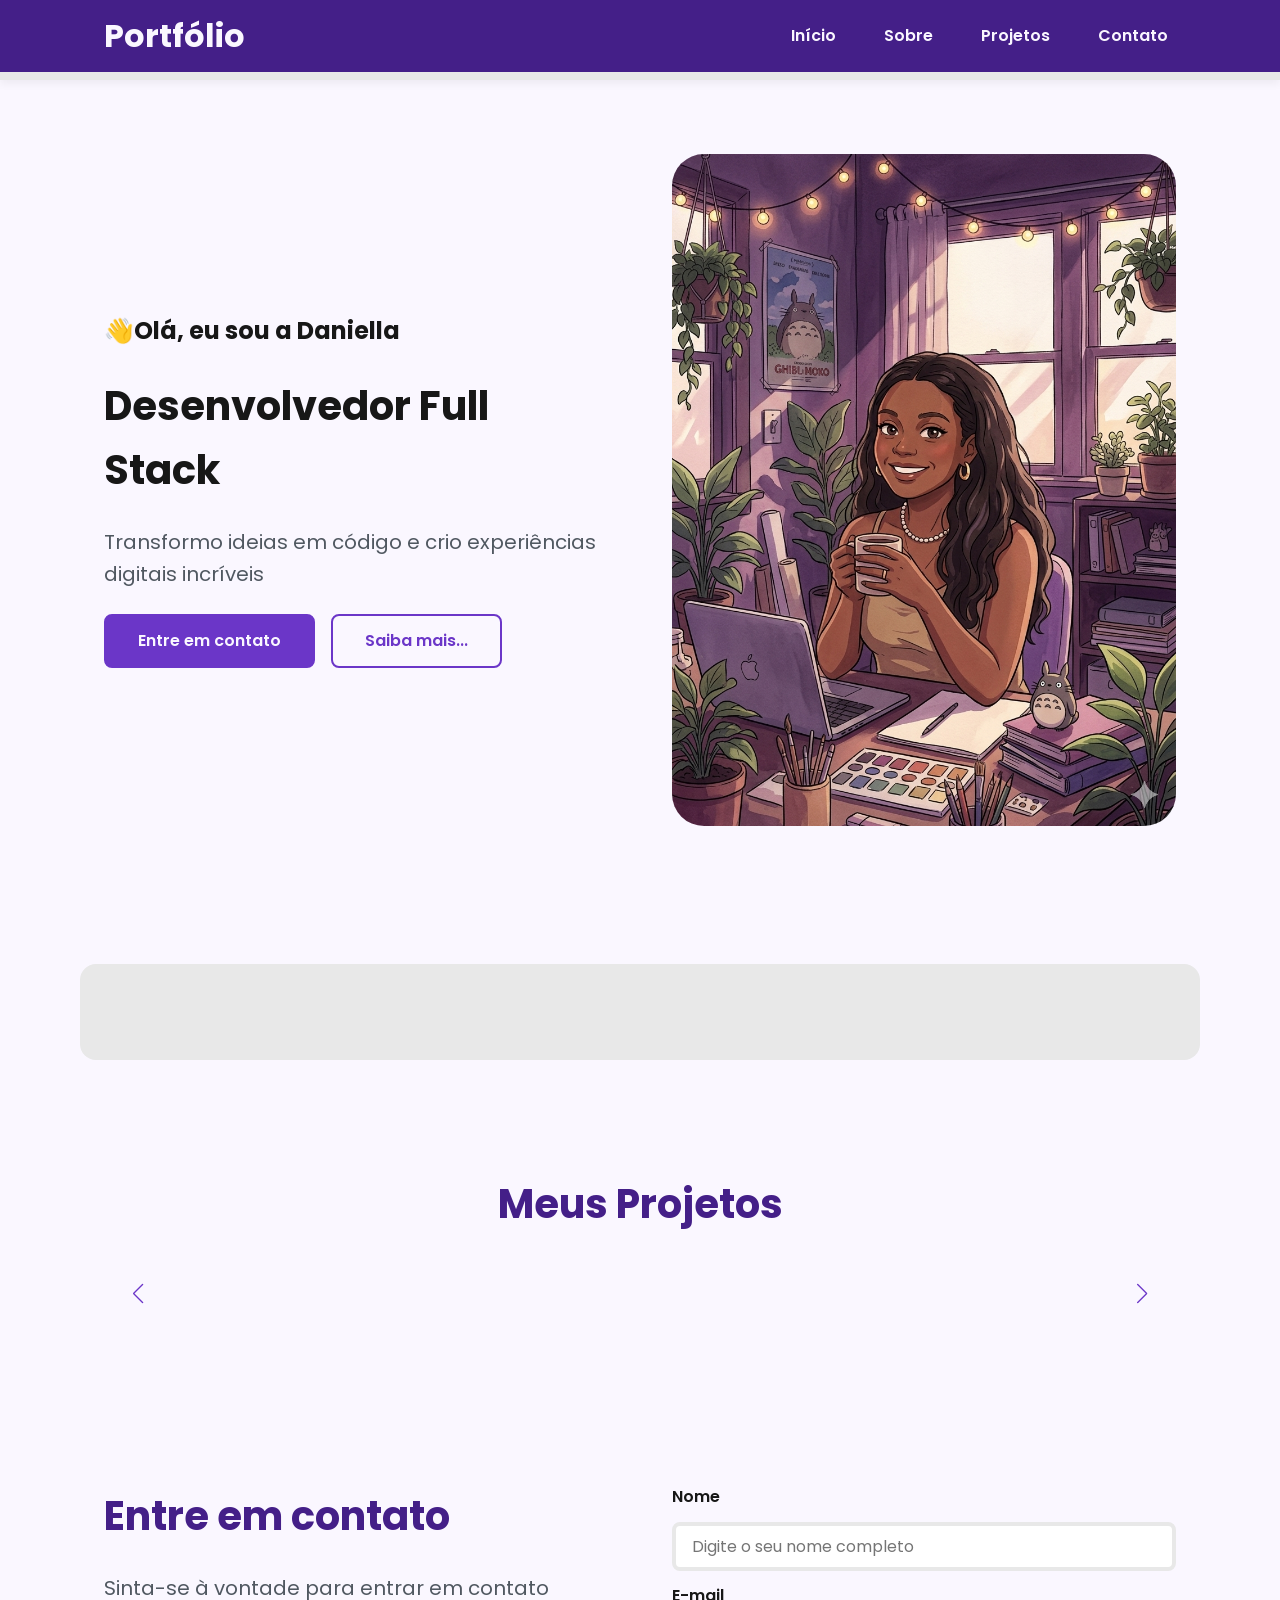
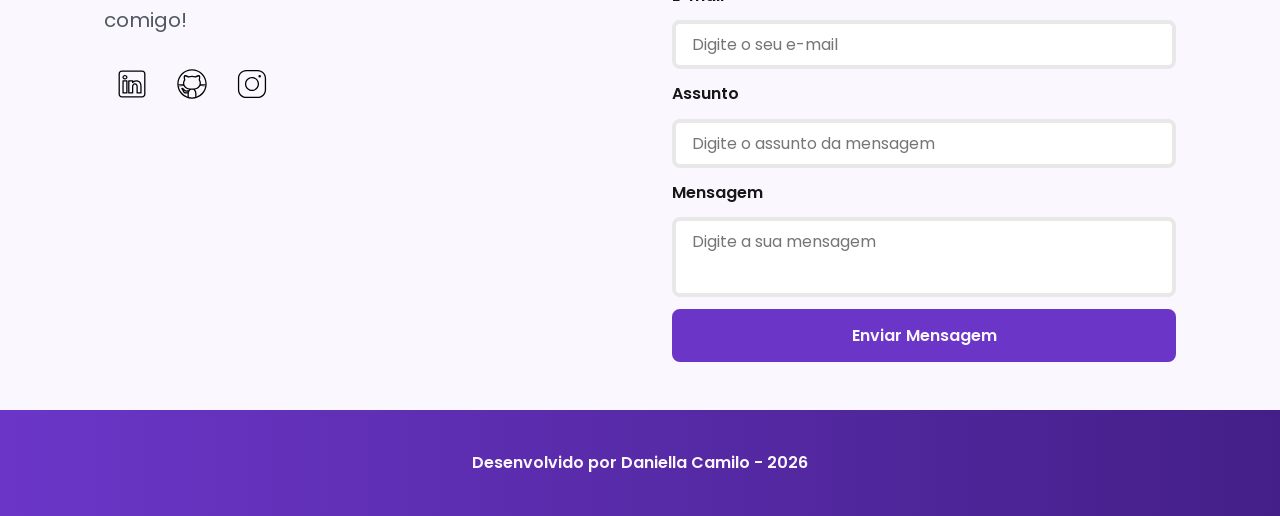
<file: index.html>
<!DOCTYPE html>
<html lang="pt-br">
<head>

        <!-- Fontes do Google -->
    <link rel="preconnect" href="https://fonts.googleapis.com">
    <link rel="preconnect" href="https://fonts.gstatic.com" crossorigin>
    
        <!-- Fonte do Google - Poppins -->
    <link href="https://fonts.googleapis.com/css2?family=Poppins&display=swap" rel="stylesheet">

    <meta charset="UTF-8">
    <meta name="viewport" content="width=device-width, initial-scale=1.0">
    <meta name="author" content="Daniella Camilo">
    <meta name="description" content="Portfolio Pessoal da Daniella Camilo, desenvolvedora Full Stack especializada em criar experiências digitais incríveis. Conheça meus projetos e entre em contato.">
    <meta name="robots" content="index, follow">

    <link rel="icon" type="image/svg+xml" href="./assets/img/favicon.svg">


    <!-- SWIPER CSS -->
  <link rel="stylesheet" href="https://cdn.jsdelivr.net/npm/swiper@11/swiper-bundle.min.css">
    

    <!-- CSS principal da página -->
    <link rel="stylesheet" href="./assets/css/style.css">

    <title>Portfólio da Daniella</title>
</head>
<body>

    <!-- Cabeçalho da página -->
    <header>
        
        <div class="menu-content">

    <!-- Título do Cabeçalho -->
     <a href="index.html" id="titulo">Portfólio</a>

    <!-- Menu da Navegação -->
       <nav>
        <ul class="menu-list">
            <li><a href="#hero">Início</a></li>
            <li><a href="#about">Sobre</a></li>
            <li><a href="#projects">Projetos</a></li>
            <li><a href="#contact">Contato</a></li>
        </ul>
       </nav>
       </div>
    </header>

    <!-- Seção Principal da página -->
    <main>

        <!--Seção Hero-->
        <section id="hero" class="section-container hero-container">

            <!--Boas Vindas -->
            <article class="hero-content">
                <span>👋Olá, eu sou a Daniella</span>
                <h1>Desenvolvedor Full Stack</h1>
                <p>Transformo ideias em código e crio experiências digitais incríveis</p>

                <div class="buttons-container">
                    <a href="#contact" class="botao">Entre em contato</a>
                    <a href="#about" class="botao-outline">Saiba mais...</a>
                </div>
            </article>

            <!--Imagem da Seção Hero -->
            <figure class="hero-image">
                <img src="./assets/img/eu.png"
                alt="Foto do autor do site"
                class="float-animation">

            </figure>

        </section>

         <!--Seção About-->
        <section id="about" class="section-container about-container">

            
        </section>

         <!--Seção Projetos do autor-->
        <section id="projects" class="section-container projects-container">
            <h2>Meus Projetos</h2>

            <!-- Swiper Container -->
            <div class="swiper projects-swiper">
                <div class="swiper-wrapper">
                    
                </div>
            <!-- Botões de Navegação -->
            <div class="swiper-button-next"></div>
            <div class="swiper-button-prev"></div>

            <!-- Paginação -->
            <div class="swiper-pagination"></div>
        </div>

        </section>

         <!--Seção Contact-->
        <section id="contact" class="section-container contact-container">


            <!-- Redes Sociais -->
            <article class="contact-info">

                <h2>Entre em contato</h2>
                <p>Sinta-se à vontade para entrar em contato comigo!</p>

                <!-- Links para as Redes Sociais -->
                <div>
                  <a href="https://www.linkedin.com/in/daniella-camilo-3b64b0393/" target="_blank" class="social-icon" aria-label="Linkedin">
                    <img src="./assets/icons/social/linkedin.svg" 
                        alt="Link para o Linkedin"
                    >
                    </a>

                  <a href="https://github.com/daniellacamilo" target="_blank" class="social-icon" aria-label="GitHub">
                    <img src="./assets/icons/social/github.svg" 
                        alt="Link para o GitHub"
                    >
                    </a>

                  <a href="https://www.instagram.com/daniellacamilo/" target="_blank" class="social-icon" aria-label="Instagram">
                    <img src="./assets/icons/social/instagram.svg" 
                        alt="Link para o Instagram"
                    >
                </a>
                </div>

            </article>

            <!-- Formulário de contato -->
             <form id="formulario" action="https://formsubmit.co/5a6a55269765ff187f492469d684ad94" method="POST">

                <input type="hidden" name="_next" value="https://daniellacamilo.github.io/portfolio_tjs13/success.html">
<input type="hidden" name="_captcha" value="false">

                <label for="nome">Nome</label>
                <input id="nome" name="nome" type="text" placeholder="Digite o seu nome completo">
                <span id="erro-nome"></span>

                <label for="e-mail">E-mail</label>
                <input id="email" name="email" type="text" placeholder="Digite o seu e-mail">
                <span id="erro-email"></span>

                <label for="assunto">Assunto</label>
                <input id="assunto" name="assunto" type="text" placeholder="Digite o assunto da mensagem">
                <span id="erro-assunto"></span>

                <label for="mensagem">Mensagem</label>
                <textarea id="mensagem" name="mensagem" type="text" placeholder="Digite a sua mensagem"></textarea>
                <span id="erro-mensagem"></span>

                <button class="botao" type="submit">Enviar Mensagem</button>
             </form>

        </section>

    </main>

    <!-- Rodapé da página -->
    <footer>
        Desenvolvido por Daniella Camilo - 2026
    </footer>

    <!-- SWIPER JS -->
    <script src="https://cdn.jsdelivr.net/npm/swiper@11/swiper-bundle.min.js"></script>

    <!-- Script JavaScript -->
    <script src="./assets/js/script.js"></script>

</body>
</html>
</file>
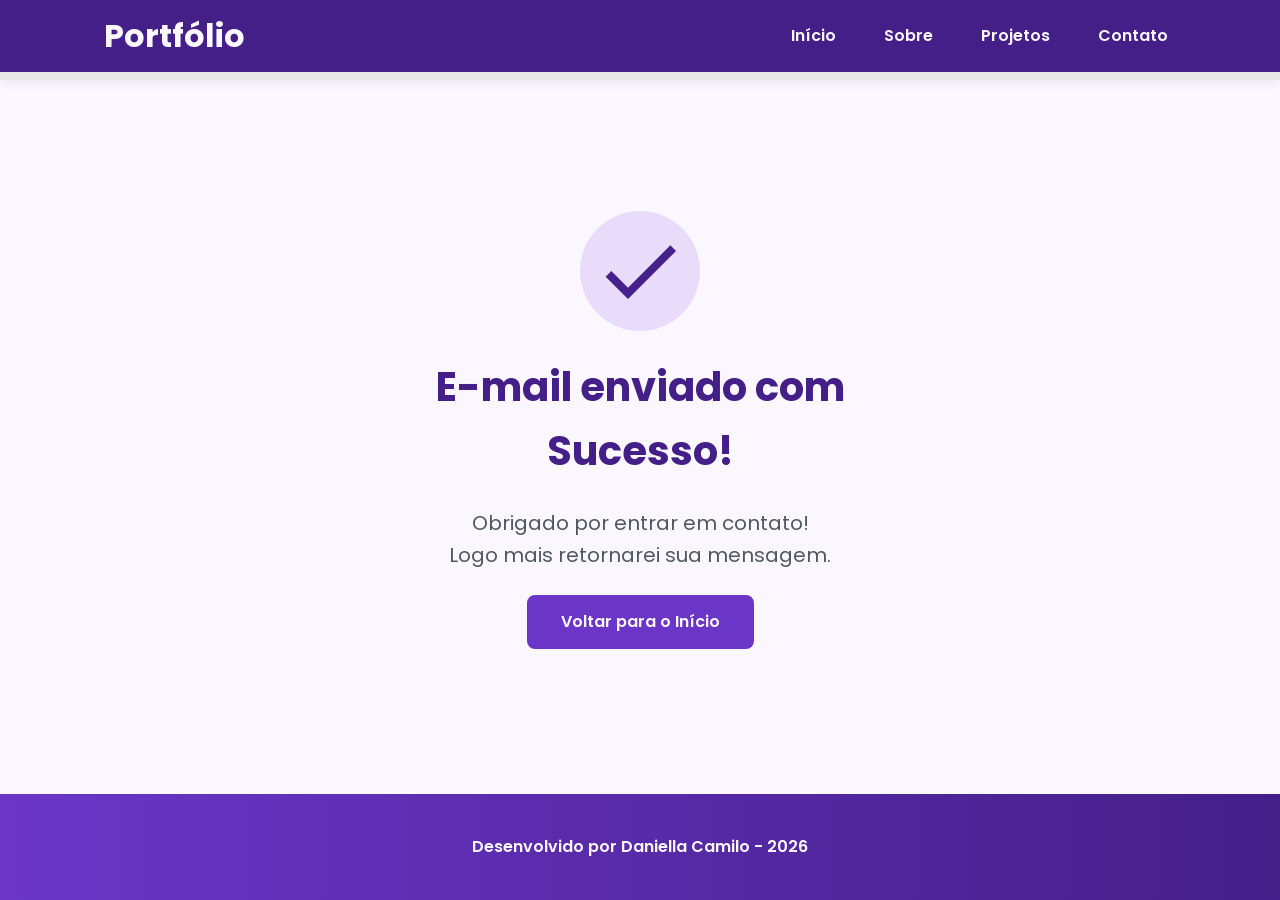
<file: sucess.html>
<!DOCTYPE html>
<html lang="pt-br">
<head>

<!-- Fontes do Google -->
<link rel="preconnect" href="https://fonts.googleapis.com">
<link rel="preconnect" href="https://fonts.gstatic.com" crossorigin>

<!-- Fonte do Google - Poppins -->
<link href="https://fonts.googleapis.com/css2?family=Poppins&display=swap" rel="stylesheet">

<meta charset="UTF-8">
  <meta name="viewport" content="width=device-width, initial-scale=1.0">
  <meta name="author" content="Daniella Camilo">
  <meta name ="description" content="Portfólio Pessoal da Daniella Camilo, 
                desenvolvedor Full Stack especializado em criar experiências 
                digitais incríveis. Conheça meus projetos e entre em contato.">
  <meta name="robots" content="index, follow">

  <link rel="icon" type="image/svg+xml" href="./assets/img/favicon.svg">

  <!-- CSS principal da página -->
  <link rel="stylesheet" href="./assets/css/style.css">
  
  <title>Portfólio da Daniella</title>
</head>

<body>

    <!-- Cabeçalho da Página (header) -->
    <header class="menu-container">
        <div class="menu-content">
            <a href="index.html" id="titulo">Portfólio</a>

            <nav>
                <ul class="menu-list">
                    <li><a href="index.html#hero">Início</a></li>
                    <li><a href="index.html#about">Sobre</a></li>
                    <li><a href="index.html#projects">Projetos</a></li>
                    <li><a href="index.html#contact">Contato</a></li>
                </ul>
            </nav>
        </div>
    </header>

    <!-- Seção Principal da Página (main) -->
    <main>
        
        <!-- Mensagem de Sucesso -->
        <section class="success-container">
            <article class="success-content">

                <figure class="success-icon">
                    <img src="./assets/img/success.svg" 
                        alt="Ilustração de sucesso" 
                        class="float-animation" width="20%"
                    >
                </figure>

                <h1>E-mail enviado com Sucesso!</h1>
                <h2>Obrigado por entrar em contato! <br> Logo mais retornarei sua mensagem.</h2>

                <a class="botao" href="index.html">Voltar para o Início</a>

            </article>
        </section>
        
    </main>

    <!-- Rodapé da Página (footer) -->
    <footer>
		  Desenvolvido por Daniella Camilo - 2026
    </footer>

</body>

</html>
</file>
<file: assets/css/style.css>
/* Reset do Navegador */
* {
  margin: 0;
  padding: 0;
  box-sizing: border-box;
  font-family: 'Poppins', sans-serif;
  font-weight: 400;
  text-decoration: none;
  outline: none;
}    

/* Variáveis */
:root {
    /* Paleta de Cores - Purple */
    --purple-50: #f4eaff;
    --purple-100: #e9dcfa;
    --purple-200: #cdb3f0;
    --purple-300: #b186e5;
    --purple-400: #9460db;
    --purple-500: #6b36c8;
    --purple-600: #5b2ca0;
    --purple-700: #4c2177;
    --purple-800: #441f88;
    --purple-900: #2a0e4d;
    --purple-950: #1a0730;

    /* Cores Neutras */
    --gray-200: #e8e8e8;
    --gray-400: #505861;
    --black: #171717;
    --white: #FAF7FF;

    /* Cores de Estado */
    --error: #e63946;

    /* Sombras */
    --shadow-sm: 0 0.25rem 0.5rem rgba(0, 0, 0, 0.05);
    --shadow-md: 0 0.25rem 0.75rem rgba(107, 54, 200, 0.3);
    --shadow-lg: 0 0.5rem 1.5rem rgba(107, 54, 200, 0.2);

    /* Espaçamentos */
    --spacing-xs: 0.5rem;
    --spacing-sm: 1rem;
    --spacing-md: 1.5rem;
    --spacing-lg: 2rem;
    --spacing-xl: 3rem;
    --spacing-2xl: 4rem;

    /* Tamanhos de Fonte */
    --text-sm: 0.75rem;
    --text-base: 1rem;
    --text-lg: 1.25rem;
    --text-xl: 1.5rem;
    --text-2xl: 2rem;
    --text-3xl: 2.5rem;

    /* Border Radius */
    --radius-sm: 0.25rem;
    --radius-md: 0.5rem;
    --radius-lg: 1rem;
    --radius-xl: 2rem;
    --radius-full: 50%;

    /* Animação Padrão */
    --transition-default: all 0.3s ease;
}

/* Configurações Básicas */

html {
  scroll-behavior: smooth;
}

body {
  display: flex;
  flex-direction: column;
  min-height: 100vh;
  background-color: var(--white);
  line-height: 1.6;
  color: var(--black);
}

main {
  flex: 1;
}

/* Seções - Base Comum */

.section-container {
  max-width: 70rem;
  margin: 0 auto;
  padding: var(--spacing-xl) var(--spacing-md);
  scroll-margin-top: 6rem;
}

/* Botões */

.buttons-container {
  display: flex;
  gap: var(--spacing-sm);
}

.botao,
.botao-outline {
  display: inline-block;
  padding: 0.75rem 2rem;
  border: 0.15rem solid transparent;
  border-radius: var(--radius-md);
  font-size: var(--text-base);
  font-weight: 600;
  text-align: center;
  cursor: pointer;
  transition: var(--transition-default);
}

.botao {
  border-color: var(--purple-500);
  background-color: var(--purple-500);
  color: var(--white);
}

.botao:hover {
  border-color: var(--purple-800);
  background-color: var(--purple-800);
  box-shadow: var(--shadow-md);
  transform: translateY(-0.25rem);
}

.botao-outline {
  border-color: var(--purple-500);
  background-color: transparent;
  color: var(--purple-500);
}

.botao-outline:hover {
  border-color: var(--purple-500);
  background-color: var(--purple-500);
  color: var(--white);
  transform: translateY(-0.25rem);
}

/* Botões pequenos - Card Projetos */

.botao.botao-sm,
.botao-outline.botao-sm {
  min-width: 6rem;
  padding: 0.25rem var(--spacing-sm);
  border-width: 0.125rem;
  border-radius: 0.25rem;
  font-size: var(--text-sm);
}

/* Seção Header - Cabeçalho e Menu */

header {
  position: sticky;
  top: 0;
  z-index: 1000;
  width: 100%;
  height: 5rem;
  border-bottom: var(--spacing-xs) solid var(--gray-200);
  box-shadow: var(--shadow-sm);
  background-color: var(--purple-800);
}

header a {
  font-weight: 600;
  color: var(--white);
  transition: color 0.3s ease;
}

header a:hover {
  color: var(--purple-100);
}

#titulo {
  font-size: var(--text-2xl);
  font-weight: 700;
}

.menu-content {
  display: flex;
  justify-content: space-between;
  align-items: center;
  max-width: 70rem;
  height: 100%;
  margin: 0 auto;
  padding: 0 var(--spacing-md);
}

.menu-list {
  display: flex;
  gap: var(--spacing-lg);
  list-style: none;
}

.menu-list a {
  padding: var(--spacing-xs);
}

/* Seção Hero */

.hero-container {
  display: flex;
  align-items: center;
  gap: var(--spacing-2xl);
  min-height: calc(100vh - 5rem);
}

.hero-content {
  display: flex;
  flex: 1;
  flex-direction: column;
  gap: var(--spacing-md);

}

.hero-content span {
  font-size: var(--text-xl);
  font-weight: 700;
}

.hero-content h1 {
  font-size: var(--text-3xl);
  font-weight: 700;
}

.hero-content p,
.about-content p,
.contact-info p {
  font-size: var(--text-lg);
  color: var(--gray-400);
}

.hero-image {
  display: flex;
  flex: 1;
  justify-content: center;
}

.hero-image img {
  width: 100%;
  max-width: 100%;
  border-radius: var(--radius-xl);
}

/* Animação Flutuante */
@keyframes float {
  
  0%,
  100% {
    transform: translateY(0);
  }

  50% {
    transform: translateY(-1.25rem);
  }

}

/* Usa animação */
.float-animation {
  animation: float 3s ease-in-out infinite;
}

/* About */

.about-container {
    display: flex;
    align-items: center;
    gap: var(--spacing-2xl);
    margin: var(--spacing-2xl) auto;
    border-radius: var(--radius-lg);
    background-color: var(--gray-200);
}

.about-image {
    flex: 0 0 17.5rem;
}

.about-image img {
    width: 100%;
    border: 0.35rem solid var(--purple-500);
    border-radius: var(--radius-full);
    box-shadow: var(--shadow-lg);
}

.about-content h2,
.projects-container h2,
.contact-info h2 {
    margin-bottom: var(--spacing-md);
    font-size: var(--text-3xl);
    font-weight: 700;
    color: var(--purple-800);
}

.about-content p {
    margin-bottom: var(--spacing-sm);
    text-align: justify;
}

.about-buttons-data {
    display: flex;
    justify-content: space-between;
    align-items: center;
    gap: var(--spacing-lg);
    margin-top: var(--spacing-lg);
}

.about-buttons-data .botao {
    margin-right: auto;
}

.data-container {
    display: flex;
    gap: var(--spacing-lg);
    margin-top: 0;
}

.data-item {
    display: flex;
    flex-direction: column;
    align-items: center;
}

.data-number {
    font-size: var(--text-xl);
    font-weight: 700;
    text-align: center;
    color: var(--purple-500);
}

.data-label {
    font-size: var(--text-base);
    text-align: center;
    color: var(--gray-400);
}

/* Projects */

.projects-container {
  scroll-margin-top: 3rem;
  margin: var(--spacing-2xl) auto; 
  text-align: center;
}

.projects-swiper {
  position: relative;
  width: 100%;
  padding: var(--spacing-sm) var(--spacing-xl) var(--spacing-xl);
  overflow: hidden;
}

/* Card Projetos */

.project-card {
  display: flex;
  flex-direction: column;
  width: 100%;
  height: 100%;
  border: 0.15rem solid var(--gray-200);
  border-radius: var(--radius-lg);
  background-color: var(--white);
  box-shadow: var(--shadow-sm);
  overflow: hidden;
  transition: var(--transition-default);
}

.project-card:hover {
  box-shadow: var(--shadow-lg);
}

.project-image {
  display: flex;
  justify-content: center;
  align-items: center;
  width: 100%;
  height: 10rem;
  background: linear-gradient(135deg, var(--purple-50) 0%, var(--purple-100) 100%);
}

.project-image img {
  width: 75%;
  height: 75%;
  max-width: 7rem;
  max-height: 7rem;
  object-fit: contain;
  transition: transform 0.3s ease;
}

.project-content {
  display: flex;
  flex: 1;
  flex-direction: column;
  padding: var(--spacing-md);
  text-align: left;
}

.project-content h3 {
  margin-bottom: 0.75rem;
  font-size: var(--text-lg);
  font-weight: 700;
}

.project-content p {
  margin-bottom: var(--spacing-sm);
  font-size: var(--text-base);
  color: var(--gray-400)
}

.project-tags {
  display: flex;
  flex-wrap: wrap;
  gap: var(--spacing-xs)
}

.tag {
  padding: 0.375rem 0.75rem;
  border-radius: var(--radius-sm);
  background-color: var(--purple-100);
  font-size: var(--text-sm);
  font-weight: 600;
  color: var(--purple-800);
}

.project-buttons {
  display: flex;
  justify-content: center;
  align-items: center;
  gap: 0.75rem;
  margin-top: var(--spacing-sm);
}

/* Configuração do Swiper */

.swiper-wrapper {
    align-items: stretch;
}

.swiper-slide {
    display: flex;
    height: auto;
}

/* Botões do Swiper (navegação) */
.swiper-button-next,
.swiper-button-prev {
    width: 3rem;
    height: 3rem;
}

.swiper-button-next:after,
.swiper-button-prev:after {
    font-size: var(--text-lg);
    color: var(--purple-500);
}

.swiper-button-next:hover:after,
.swiper-button-prev:hover:after {
    color: var(--purple-800);
}

/* Indicadores de paginação */
.swiper-pagination-bullet {
    width: 0.75rem;
    height: 0.75rem;
    background-color: var(--gray-200);
    opacity: 1;
}

.swiper-pagination-bullet-active {
    width: var(--spacing-lg);
    border-radius: var(--radius-sm);
    background-color: var(--purple-500);
}

/* Seção de Contato */

.contact-container {
  display: grid;
  grid-template-columns: 1fr 1fr;
  gap: var(--spacing-2xl);
}

/* Redes Sociais */

.contact-info h2{
  margin-bottom: var(--spacing-md);
}

.contact-info p{
  margin-bottom: var(--spacing-lg);
}

.social-container {
  display: flex;
  justify-content: center;
  gap: var(--spacing-xl);
}

.social-container img {
  filter: brightness(0) saturate(100%) invert(100%) sepia(14%) saturate(6021%) hue-rotate(182deg) brightness(99%) contrast(109%);
}

.social-container img:hover {
  filter: brightness(0) saturate(100%) invert(53%) sepia(77%) saturate(1417%) hue-rotate(302deg) brightness(99%) contrast(97%);
}

.social-icon {
  width: 5rem;
  height: 5rem;
  padding: 0.75rem;
  border-radius: var(--radius-md);
  transition: var(--transition-default);
}

.social-icon img{
  width: 32px;
  height: 32px;
  filter: brightness(0) saturate(100%);
  transition: filter 0.3s ease;
}

.social-icon img:hover {
  filter: brightness(0) 
          saturate(100%) 
          invert(42%) 
          sepia(93%) 
          saturate(1352%) 
          hue-rotate(243deg) 
          brightness(79%) 
          contrast(91%);
}

/* Formulário de Contato */

form {
  display: flex;
  flex-direction: column;
  gap: 0.75rem;
}

form label {
  font-size: var(--text-base);
  font-weight: 600;
}

form input,
form textarea {
  width: 100%;
  padding: 0.5rem var(--spacing-sm);
  border: 0.25rem solid var(--gray-200);
  border-radius: var(--radius-md);
  font-family: inherit;
  font-size: var(--text-base);
  transition: border-color 0.3s ease;
}

form input:focus,
form textarea:focus {
  border-color: var(--purple-500);
  outline: none
}

form textarea {
  min-height: 5rem;
  resize: none;
}

form span {
  margin-top: -0.75rem;
  font-size: var(--text-sm);
  color: var(--error);
}

/* Footer */

footer {
    padding: 2.5rem;
    background: linear-gradient(to right, var(--purple-500), var(--purple-800));
    font-weight: 600;
    text-align: center;
    color: var(--white);
}

/* Página Success */

.success-container {
    display: flex;
    flex-direction: column;
    justify-content: center;
    align-items: center;
    width: 100%;
    min-height: calc(100vh - 12.5rem);
    padding: var(--spacing-xl) var(--spacing-md);
}

.success-content {
    display: flex;
    flex-direction: column;
    align-items: center;
    gap: var(--spacing-md);
    max-width: 37.5rem;
    text-align: center;
}

.success-content h1 {
    font-size: var(--text-3xl);
    font-weight: 700;
    color: var(--purple-800);
}

.success-content h2 {
    font-size: var(--text-lg);
    color: var(--gray-400);
}

.success-icon {
    display: flex;
    align-items: center;
    justify-content: center;
    width: 7.5rem;
    height: 7.5rem;
    border-radius: var(--radius-full);
    background-color: var(--purple-100);
}

.success-icon img {
    width: 6rem;
    height: 6rem;
    filter: brightness(0) 
            saturate(100%) 
            invert(11%) 
            sepia(69%) 
            saturate(3759%) 
            hue-rotate(256deg) 
            brightness(101%) 
            contrast(96%);
}

/* Responsividade - Tablet */

@media screen and (max-width: 1024px){
  
  .section-container {
    padding: var(--spacing-lg) var(--spacing-md);
  }

  @media (max-width: 768px) {
    .menu-list {
      display: none;
    }
  }

  .hero-container {
    flex-direction: column-reverse;
    gap: var(--spacing-lg);
    min-height: 60vh;
    text-align: center;
  }

  .hero-content,
  .hero-image {
    width: 90%;
  }

  .hero-image img {
    object-fit: cover;
  }

  .buttons-container {
    justify-content: center;
    width: 100%;
  }

  .hero-container .botao,
  .hero-container .botao-outline {
    padding: 0.75rem 1.5rem;
    font-size: var(--text-base);
    white-space: nowrap;
  }

  .about-container {
    flex-direction: column;
    gap: var(--spacing-md);
    margin: var(--spacing-lg);
    padding: var(--spacing-lg);
  }

  .about-image {
    display: flex;
    flex: 0 0 auto;
    width: 100%;
    justify-content: center;
  }

  .about-image img{
    max-width: 16rem;
    width: 100%;
  }

  .about-content {
    width: 100%;
  }

  .about-buttons-data {
    flex-direction: column;
    gap: var(--spacing-md);
    align-items: stretch;
  }

  .about-buttons-data .botao {
    margin-right: 0;
  }

  .data-container {
    justify-content: center;
    width: 100%;
  }

  .contact-container {
    grid-template-columns: 1fr;
    gap: var(--spacing-lg);
    width: 90%;
    margin: 0 auto;
  }

  .success-container {
    padding: var(--spacing-xl) var(--spacing-md);
    min-height: calc(100vh - 10rem);
  }

  .success-content {
    gap: var(--spacing-lg);
    max-width: 35rem;
  }

  .success-image {
    width: 6rem;
    height: 6rem;
  }

  .success-image img {
    width: 5rem;
    height: 5rem;
  }

}

/* Responsividade - Celular */

@media screen and (max-width: 480px){
    
  .section-container{
    padding: var(--spacing-md) var(--spacing-sm);
  }

  .section-container h1 {
   font-size: var(--text-xl); 
  }

  .section-container h2 {
   font-size: var(--text-lg); 
  }

  .section-container p {
   font-size: var(--text-base); 
  }

  .section-container span {
   font-size: var(--text-lg); 
  }

  /* header */
  #titulo {
    font-size: var(--text-xl);
  }

  .menu-content {
    justify-content: center;
  }

  .menu-list{
    display: none;
  }

  /* hero */
  .hero-container{
    flex-direction: column-reverse;
    gap: var(--spacing-xs);
    min-height: 60vh;
  }

  .hero-content {
    gap: var(--spacing-xs);
    width: 100%;
  }

  .buttons-container {
    flex-direction: column;
    gap: 0.75rem;
    width: 100%;
  }

  .buttons-container .botao,
  .buttons-container .botao-outline{
    padding: 0.75rem 1rem;
    font-size: var(--text-base);
    white-space: nowrap;
  }

  .hero-image {
    width: 100%;
  }

  .hero-image img{
    max-width: 20rem;
  }

  /* About */
  .about-container{
    flex-direction: column;
    margin: var(--spacing-lg) 0.5rem;
    padding: var(--spacing-md);
  }

  .about-image img{
    max-width: 16rem;
  }

  .about-content{
    width: 100%;
  }

  .about-buttons-data{
    flex-direction: column;
    gap:var(--spacing-md);
    align-items: stretch;
  }

  .about-buttons-data .botao,
  .about-buttons-data .botao-outline{
    width: 100%;
    padding: 0.75rem  var(--spacing-lg);
    font-size: var(--text-base);
    text-align: center;
  }

  .data-container{
    justify-content: center;
    width: 100%;
  }

  .data-number {
    font-size: var(--text-lg);
  }

  .data-label {
    font-size: var(--text-sm);
  }

   /* Projects */
    .projects-container {
        margin: var(--spacing-lg) auto 0;
    }

    .projects-swiper {
        position: relative;
        margin: 0;
        padding: var(--spacing-sm) 0 2rem 0;
        overflow: visible;
    }

    .project-card {
        width: 100%;
        height: 20rem;
        max-width: 20rem;
    }

    .project-image {
        height: 10rem;
    }

    .project-content {
        padding: var(--spacing-md);
    }

    .project-content h3 {
        font-size: var(--text-lg);
    }

    .project-content p {
        font-size: var(--text-base);
    }


  /* Contact */
   .contact-container{
    grid-template-columns: 1fr;
    gap: var(--spacing-lg);
    width: 100%;
    margin: 0 auto;
  }

  .contact-info {
    width: 100%;
  }

  .contact-info p {
        margin-bottom: var(--spacing-sm);
  }

  .social-container {
    justify-content: center;
  }
    .social-icon {
    width: 3rem;
    height: 3rem;
    padding: 0.5rem;
  }

   /* Formulário */

    /* Formulário */
    form {
        gap: var(--spacing-sm);
    }

    form label {
        font-size: var(--text-base);
    }

    form input,
    form textarea {
        padding: 0.75rem;
        font-size: var(--text-base);
    }

    form button {
        padding: 0.75rem var(--spacing-md);
        font-size: var(--text-base);
    }

    /* Footer */
    footer {
        padding: var(--spacing-md) var(--spacing-sm);
        font-size: var(--text-sm);
    }
    
    /* Success Page */
    .success-container {
        padding: var(--spacing-lg) var(--spacing-sm);
        min-height: calc(100vh - 8rem);
    }

    .success-content {
        gap: var(--spacing-md);
        max-width: 100%;
        padding: 0 var(--spacing-sm);
    }

    .success-icon {
        width: 5rem;
        height: 5rem;
    }

    .success-icon img {
        width: 4rem;
        height: 4rem;
    }

    .success-content .botao {
        width: 100%;
        max-width: 20rem;
        padding: 0.75rem var(--spacing-lg);
    }

  form {
    width: 100%;
  } 
}
</file>
